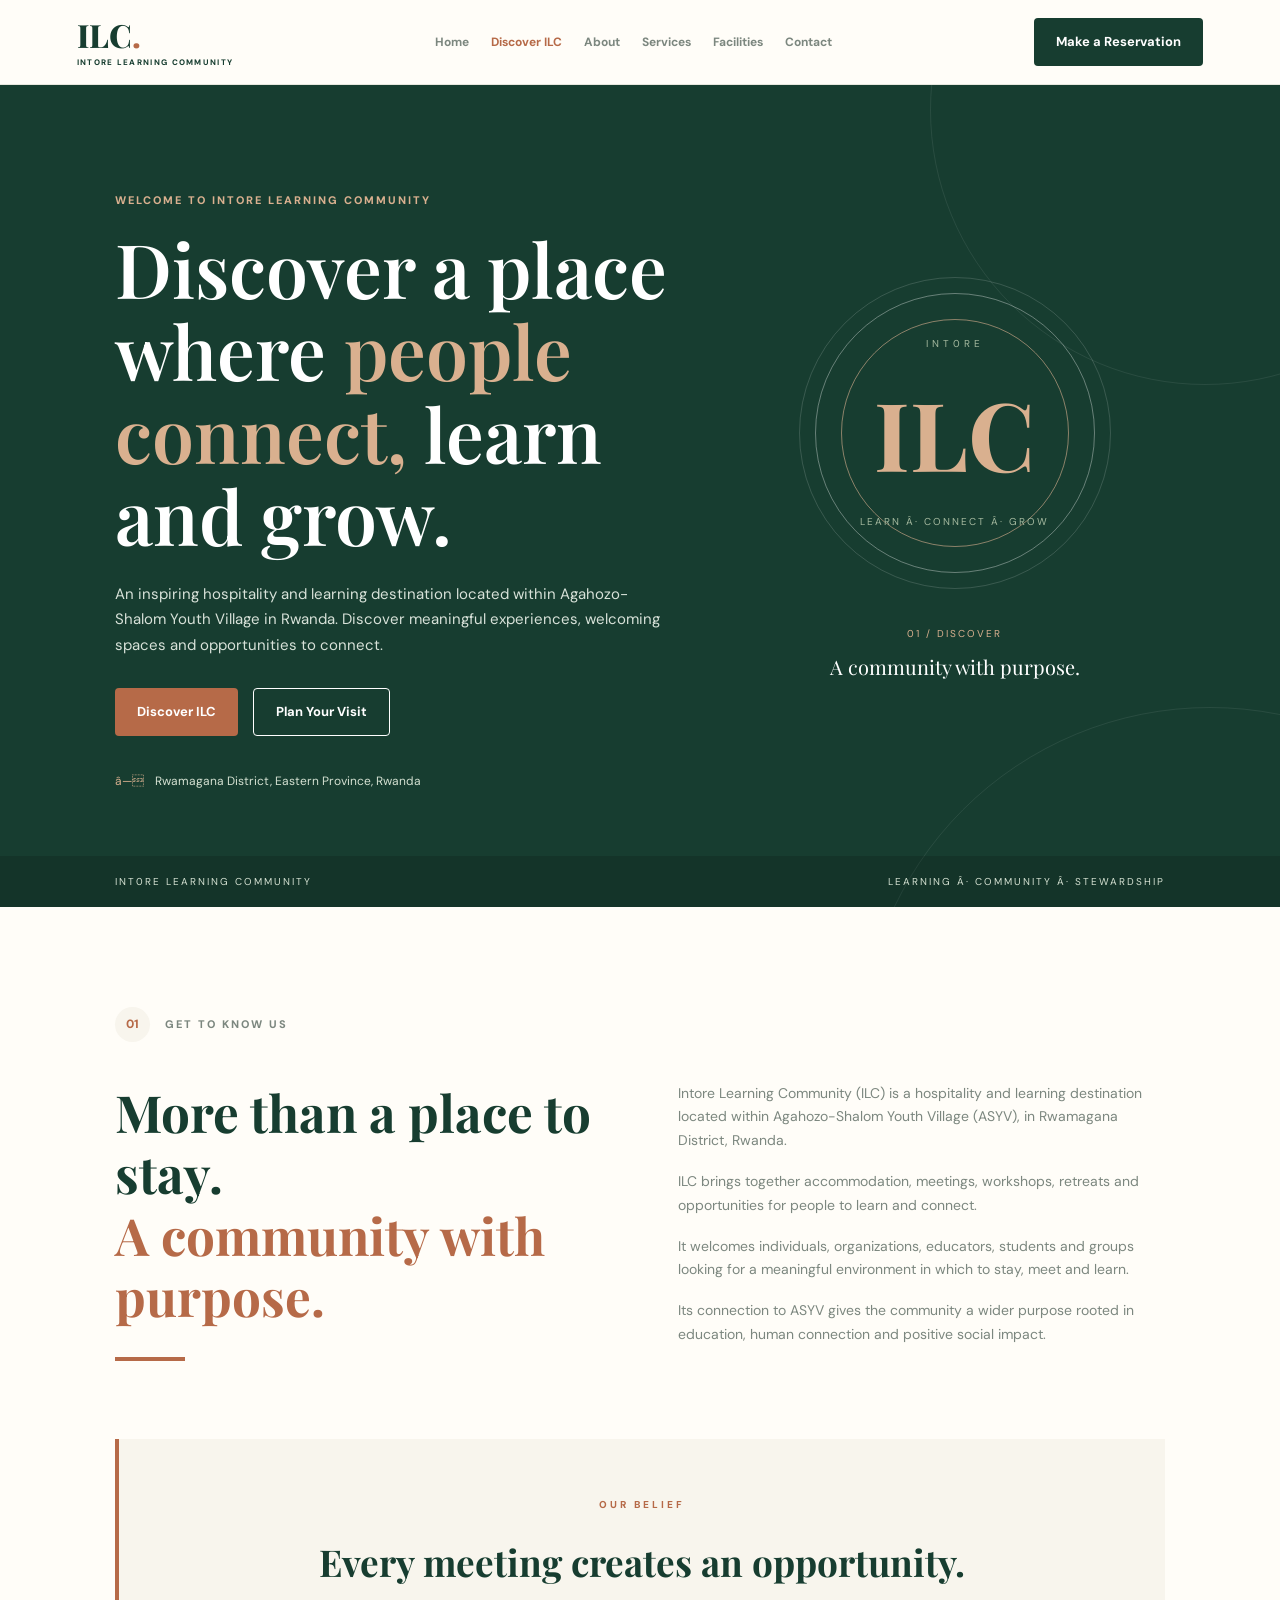
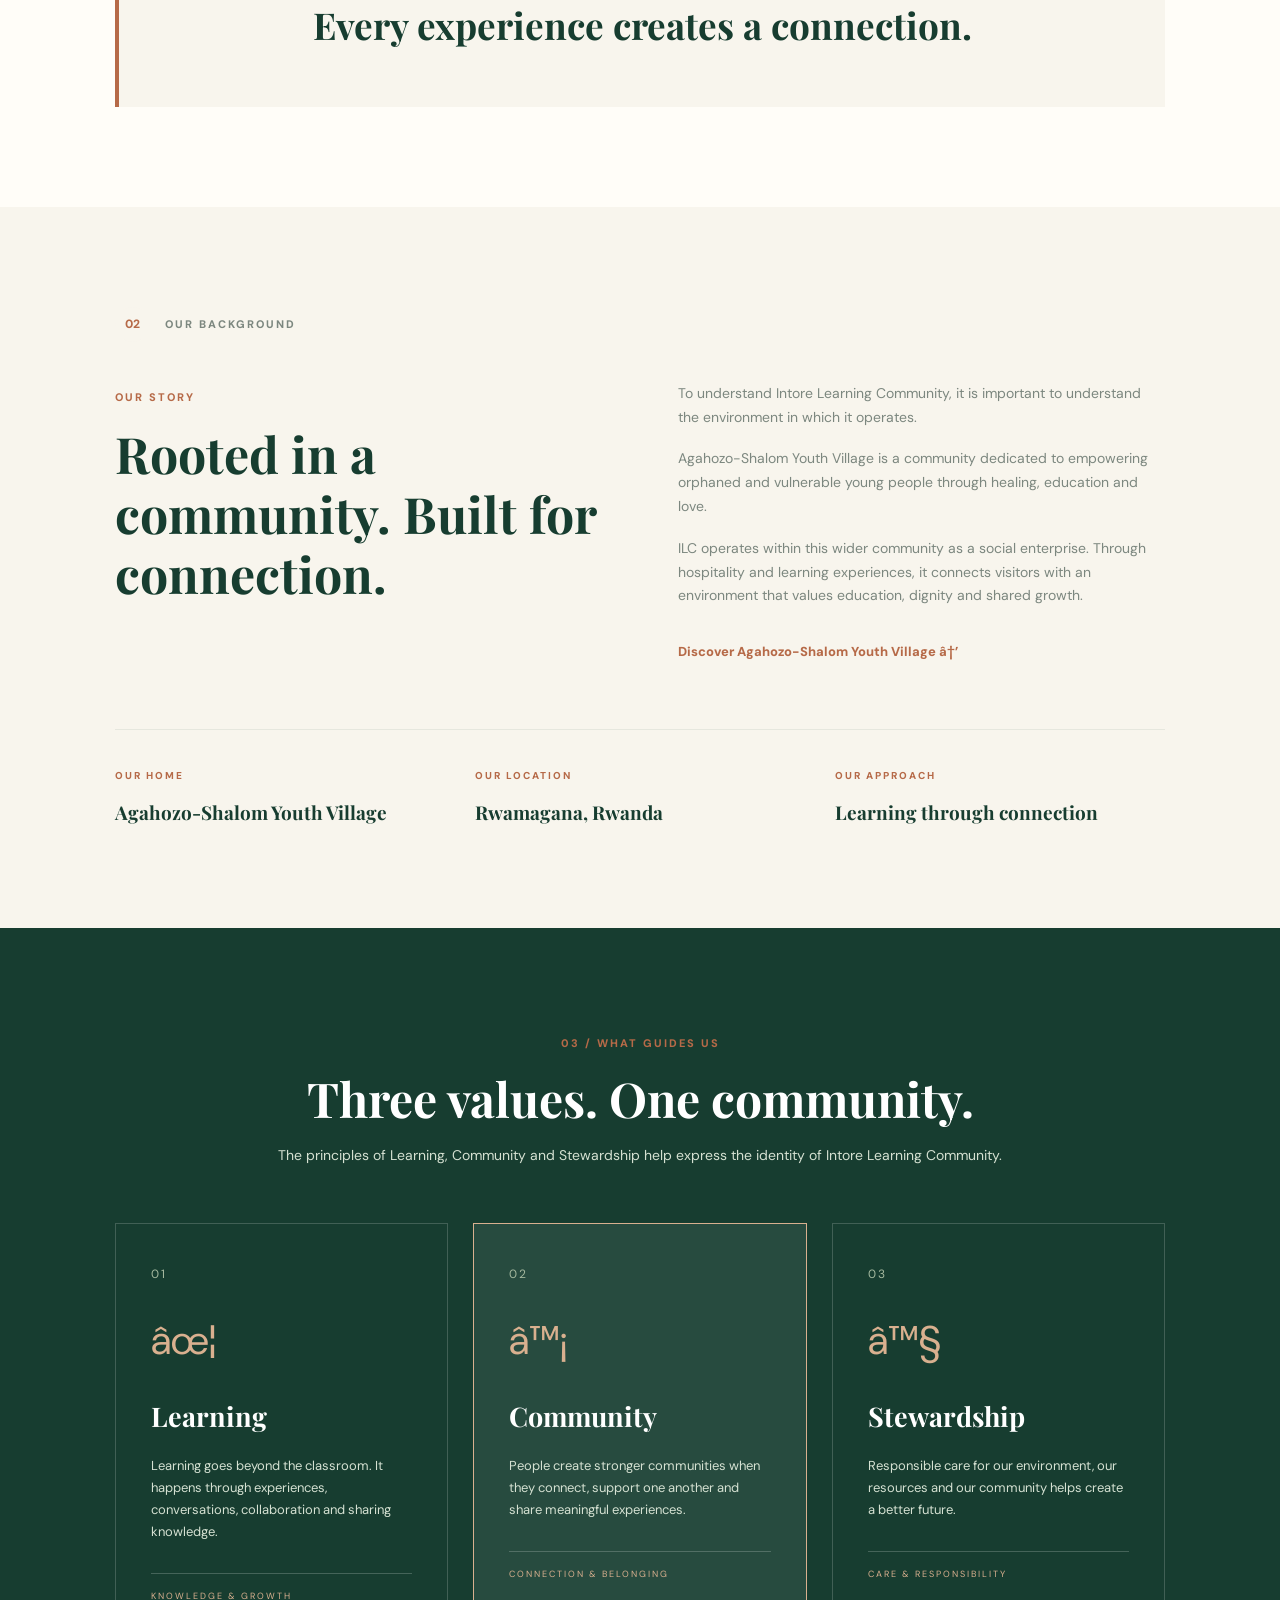
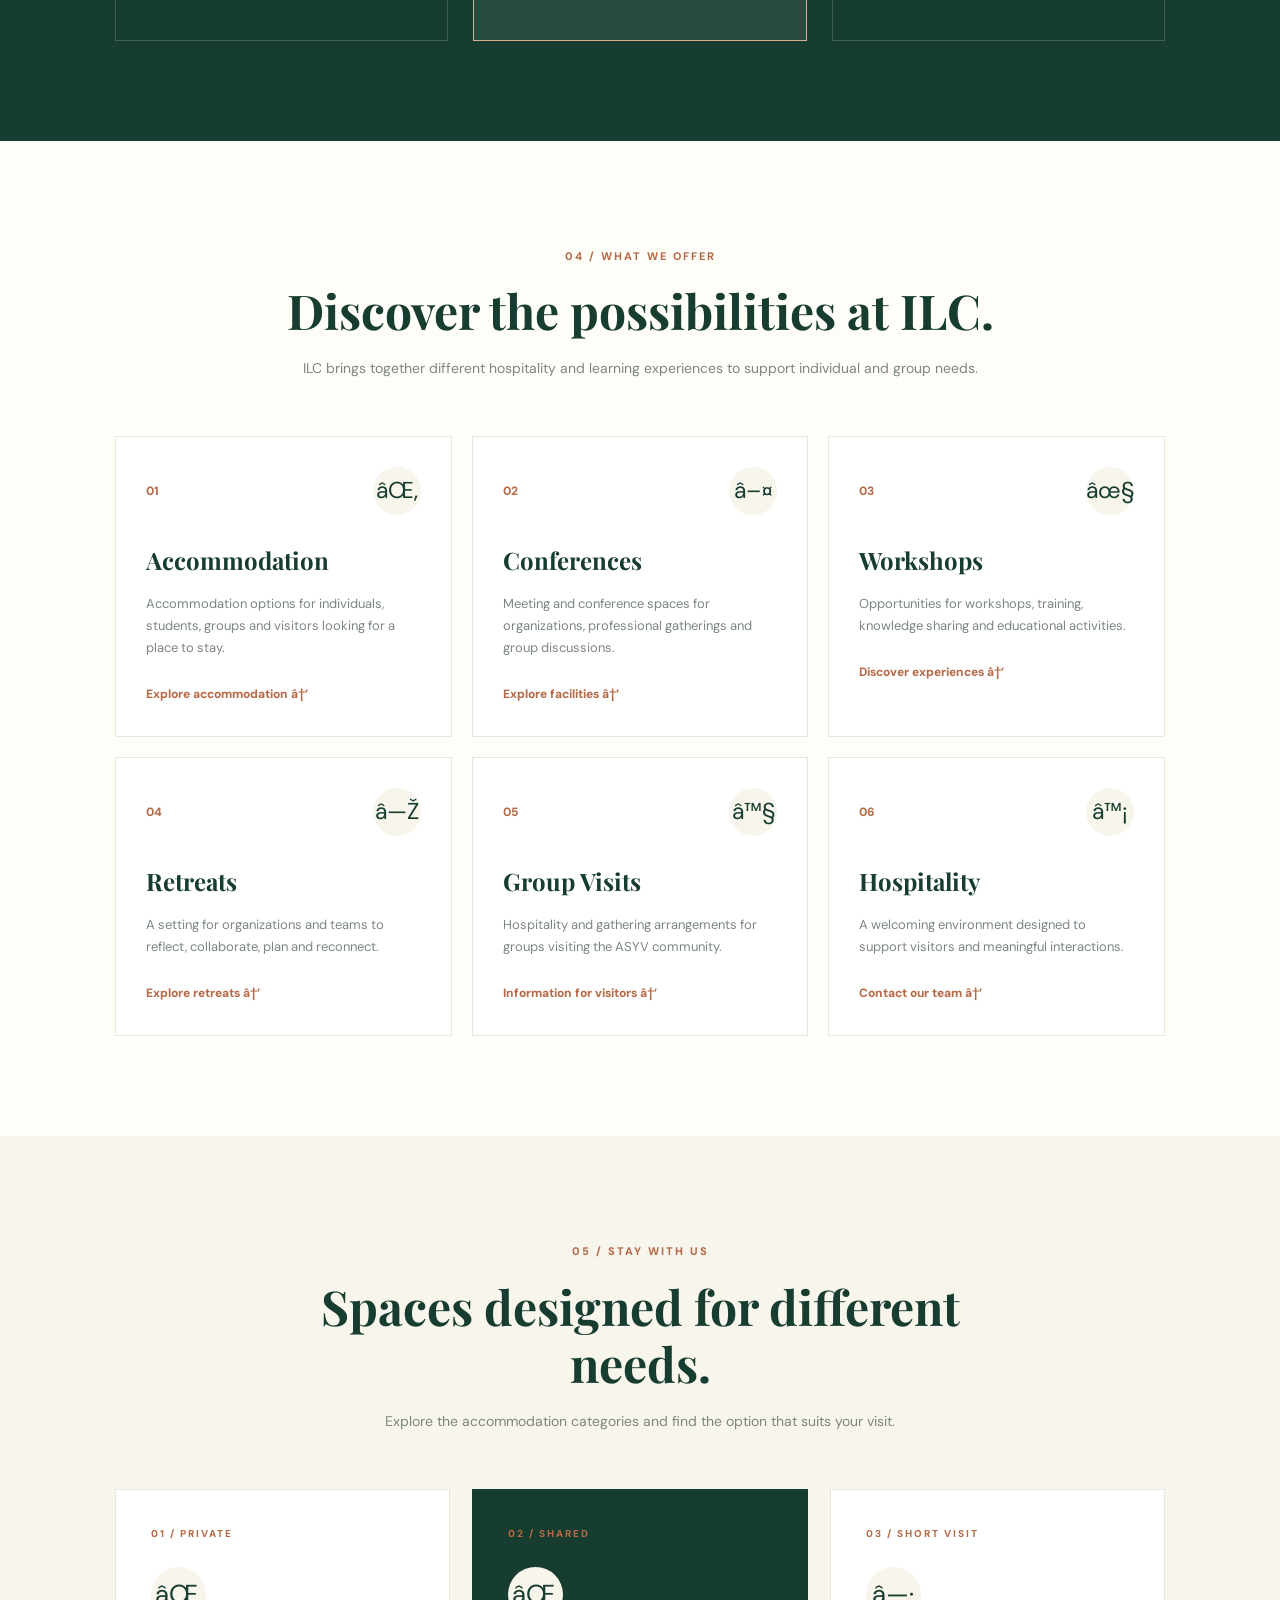
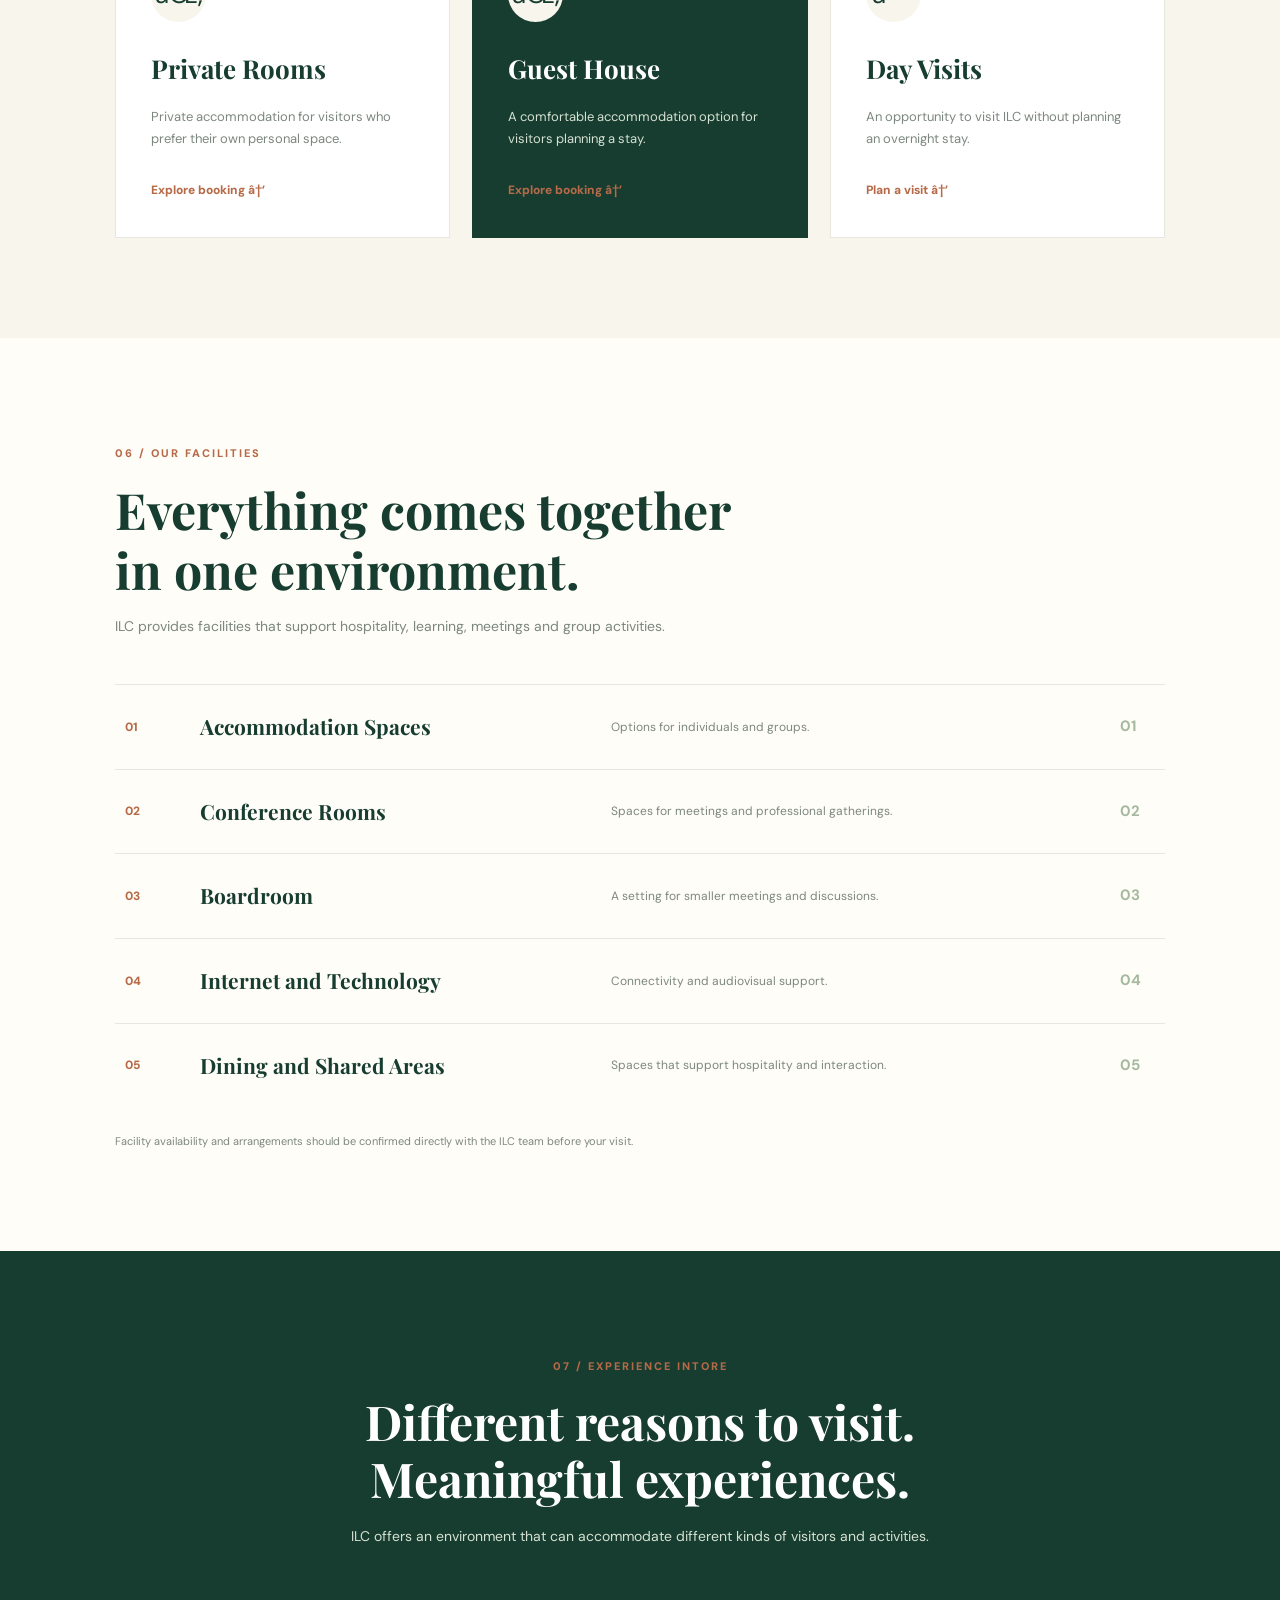
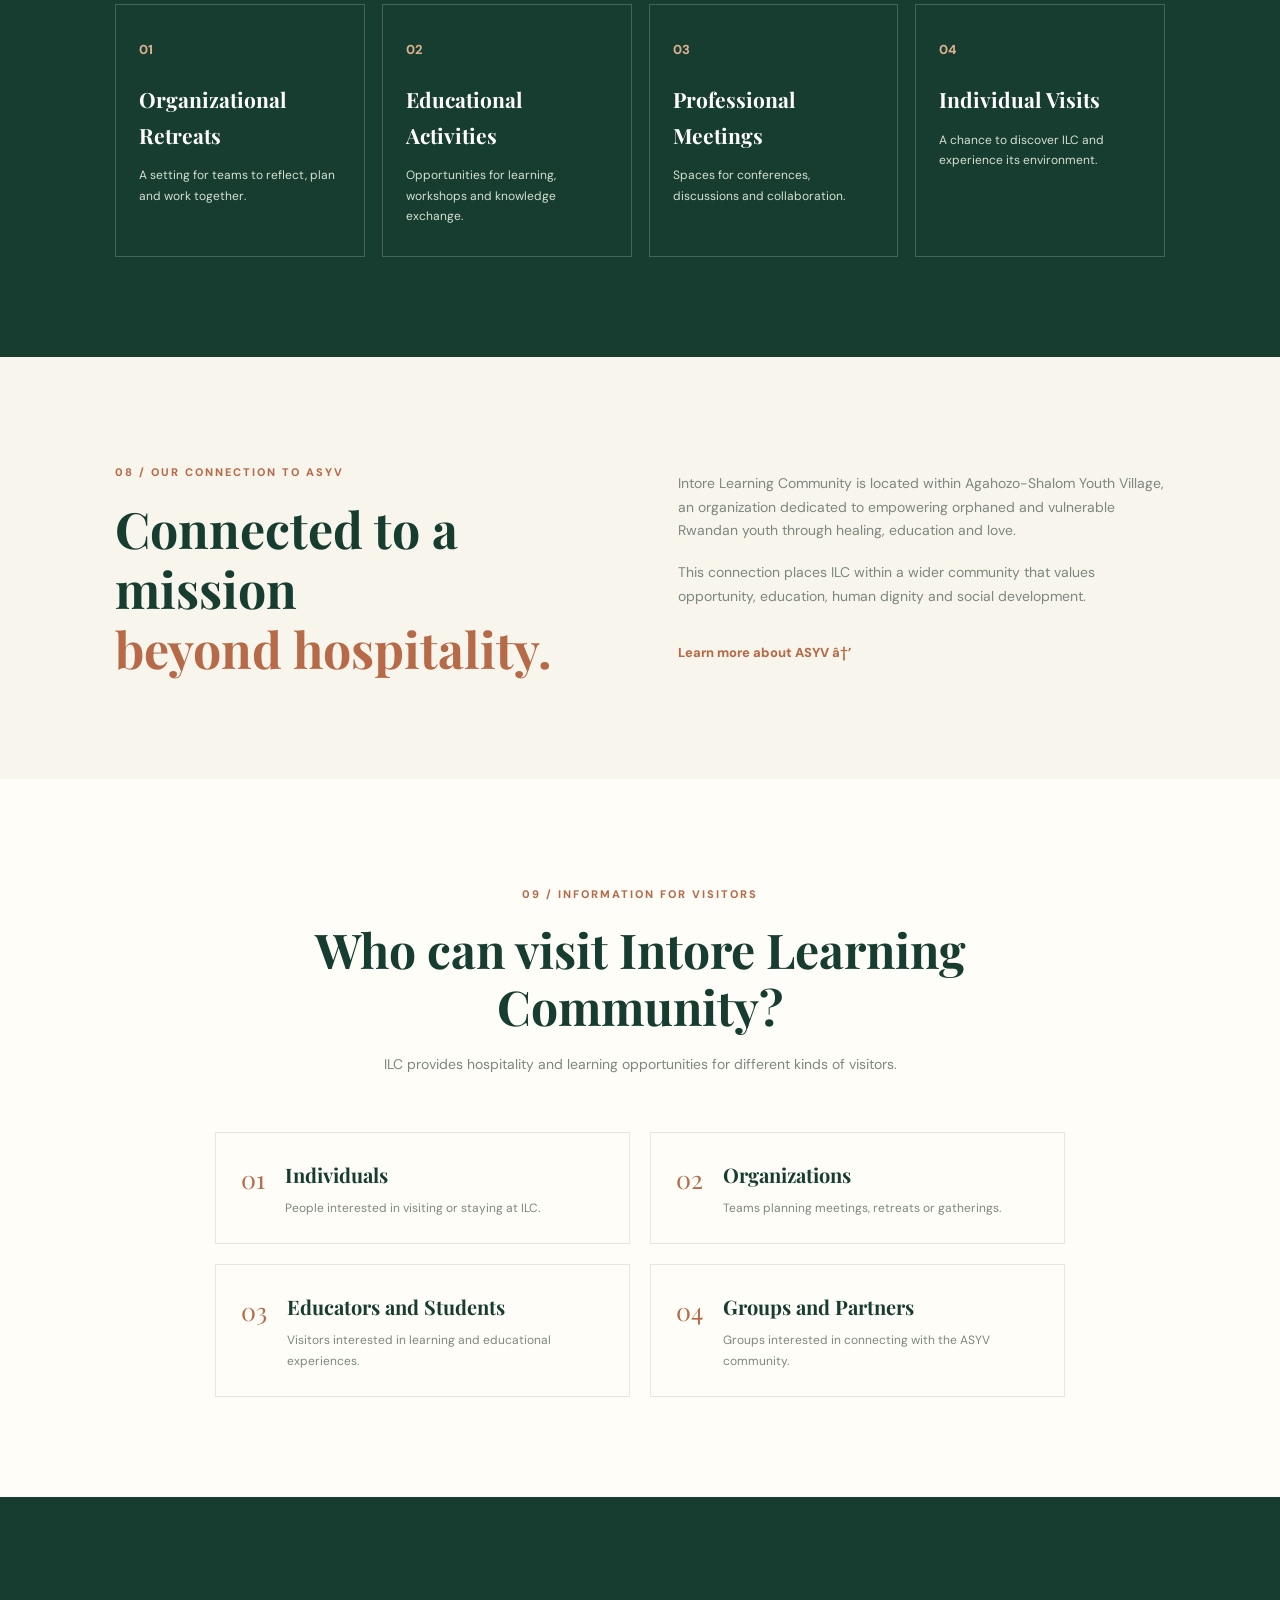
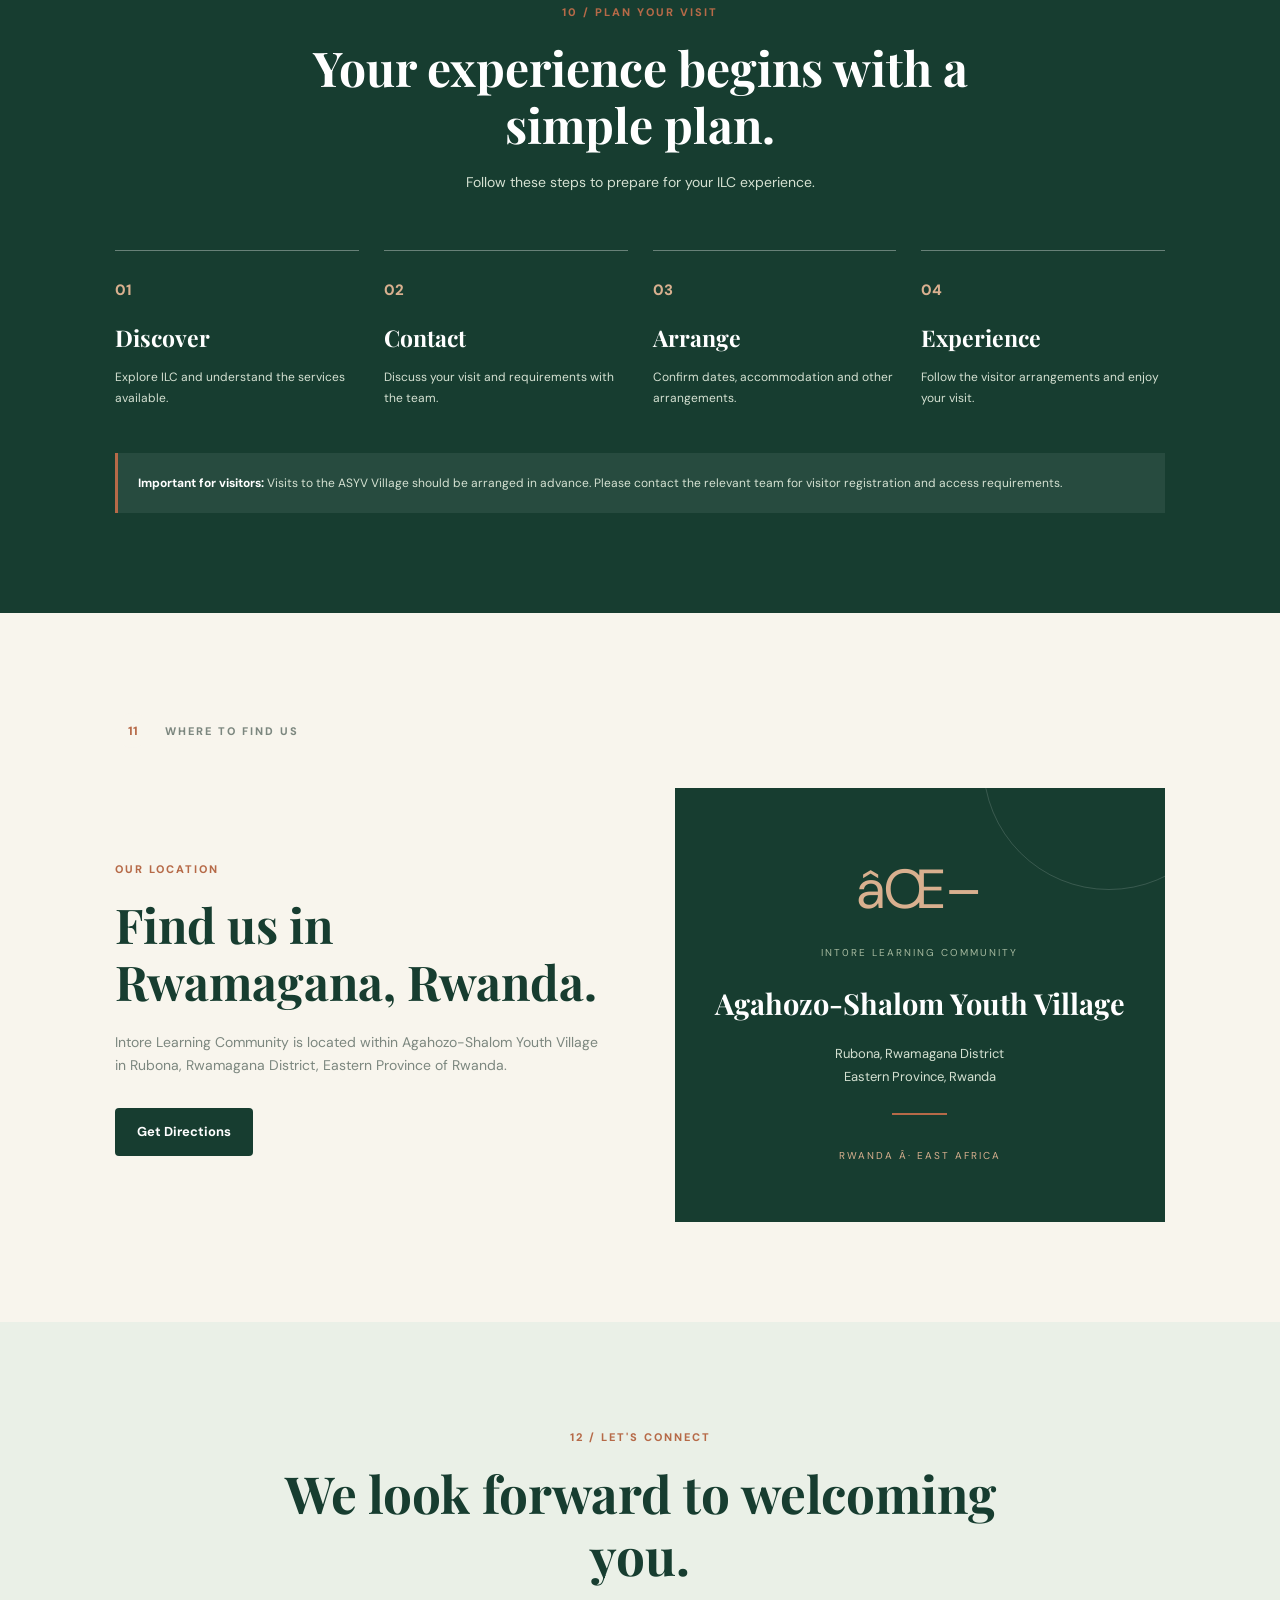
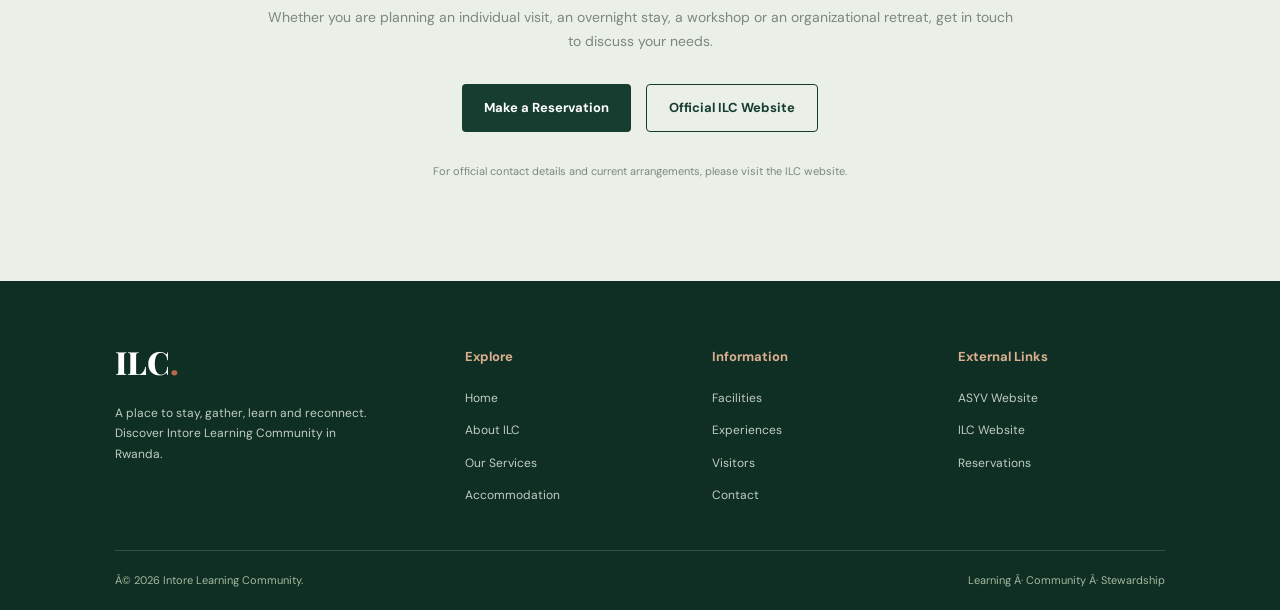
<file: visitors.html>
<!DOCTYPE html>
<html lang="en">

<head>
  <link href="styles.css"
    <meta charset="UTF-8">
    <meta name="viewport" content="width=device-width, initial-scale=1.0">

    <title>Discover ILC | Intore Learning Community</title>

    <meta name="description" content="Discover Intore Learning Community at Agahozo-Shalom Youth Village in Rwanda. Explore accommodation, learning, conferences and retreats.">

    <link rel="stylesheet" href="visitors.css">

    <link rel="preconnect" href="https://fonts.googleapis.com">
    <link rel="preconnect" href="https://fonts.gstatic.com" crossorigin>

    <link href="https://fonts.googleapis.com/css2?family=DM+Sans:wght@400;500;600;700;800&family=Playfair+Display:wght@500;600;700;800&display=swap" rel="stylesheet">

</head>

<body>

    <!-- NAVIGATION -->
    <header class="navbar">

        <a href="home.html" class="logo">
            ILC<span>.</span>
            <small>INTORE LEARNING COMMUNITY</small>
        </a>

        <nav>
            <a href="home.html">Home</a>
            <a href="visitors.html" class="active">Discover ILC</a>
            <a href="#about">About</a>
            <a href="#services">Services</a>
            <a href="#facilities">Facilities</a>
            <a href="#contact">Contact</a>
        </nav>

        <a href="home.html#booking" class="nav-button">
            Make a Reservation
        </a>

    </header>


    <!-- HERO -->
    <section class="hero">

        <div class="hero-decoration decoration-one"></div>
        <div class="hero-decoration decoration-two"></div>

        <div class="hero-content">

            <span class="eyebrow">WELCOME TO INTORE LEARNING COMMUNITY</span>

            <h1>
                Discover a place where
                <span>people connect,</span>
                learn and grow.
            </h1>

            <p>
                An inspiring hospitality and learning destination
                located within Agahozo-Shalom Youth Village in Rwanda.
                Discover meaningful experiences, welcoming spaces
                and opportunities to connect.
            </p>

            <div class="hero-buttons">

                <a href="#about" class="primary-button">
                    Discover ILC
                </a>

                <a href="home.html#booking" class="outline-button">
                    Plan Your Visit
                </a>

            </div>

            <div class="hero-location">
                <span>●</span>
                Rwamagana District, Eastern Province, Rwanda
            </div>

        </div>

        <div class="hero-side">

            <div class="hero-emblem">
                <span class="emblem-top">INT0RE</span>
                <div class="emblem-center">ILC</div>
                <span class="emblem-bottom">LEARN · CONNECT · GROW</span>
            </div>

            <div class="hero-side-caption">
                <span>01 / DISCOVER</span>
                <p>A community with purpose.</p>
            </div>

        </div>

        <div class="hero-bottom">
            <span>INT0RE LEARNING COMMUNITY</span>
            <span>LEARNING · COMMUNITY · STEWARDSHIP</span>
        </div>

    </section>


    <!-- INTRODUCTION -->
    <section class="about-section section-padding" id="about">

        <div class="section-label">
            <span>01</span>
            <p>GET TO KNOW US</p>
        </div>

        <div class="about-grid">

            <div class="about-heading">

                <h2>
                    More than a place to stay.
                    <span>A community with purpose.</span>
                </h2>

                <div class="heading-line"></div>

            </div>

            <div class="about-description">

                <p>
                    Intore Learning Community (ILC) is a hospitality
                    and learning destination located within
                    Agahozo-Shalom Youth Village (ASYV), in
                    Rwamagana District, Rwanda.
                </p>

                <p>
                    ILC brings together accommodation, meetings,
                    workshops, retreats and opportunities for people
                    to learn and connect.
                </p>

                <p>
                    It welcomes individuals, organizations, educators,
                    students and groups looking for a meaningful
                    environment in which to stay, meet and learn.
                </p>

                <p>
                    Its connection to ASYV gives the community a
                    wider purpose rooted in education, human connection
                    and positive social impact.
                </p>

            </div>

        </div>

        <div class="intro-statement">
            <span>OUR BELIEF</span>
            <h3>
                Every meeting creates an opportunity.
                Every experience creates a connection.
            </h3>
        </div>

    </section>


    <!-- STORY -->
    <section class="story-section section-padding">

        <div class="section-label">
            <span>02</span>
            <p>OUR BACKGROUND</p>
        </div>

        <div class="story-content">

            <div class="story-heading">
                <span class="eyebrow">OUR STORY</span>
                <h2>Rooted in a community. Built for connection.</h2>
            </div>

            <div class="story-description">

                <p>
                    To understand Intore Learning Community,
                    it is important to understand the environment
                    in which it operates.
                </p>

                <p>
                    Agahozo-Shalom Youth Village is a community
                    dedicated to empowering orphaned and vulnerable
                    young people through healing, education and love.
                </p>

                <p>
                    ILC operates within this wider community as a
                    social enterprise. Through hospitality and
                    learning experiences, it connects visitors
                    with an environment that values education,
                    dignity and shared growth.
                </p>

                <a href="https://www.asyv.org/" target="_blank" rel="noopener noreferrer" class="text-link">
                    Discover Agahozo-Shalom Youth Village →
                </a>

            </div>

        </div>

        <div class="story-bottom">

            <div>
                <span>OUR HOME</span>
                <h3>Agahozo-Shalom Youth Village</h3>
            </div>

            <div>
                <span>OUR LOCATION</span>
                <h3>Rwamagana, Rwanda</h3>
            </div>

            <div>
                <span>OUR APPROACH</span>
                <h3>Learning through connection</h3>
            </div>

        </div>

    </section>


    <!-- VALUES -->
    <section class="values-section section-padding">

        <div class="section-heading light-heading">

            <span class="eyebrow">03 / WHAT GUIDES US</span>

            <h2>Three values. One community.</h2>

            <p>
                The principles of Learning, Community and Stewardship
                help express the identity of Intore Learning Community.
            </p>

        </div>

        <div class="values-grid">

            <article class="value-card">

                <span class="value-number">01</span>

                <div class="value-icon">✦</div>

                <h3>Learning</h3>

                <p>
                    Learning goes beyond the classroom. It happens
                    through experiences, conversations, collaboration
                    and sharing knowledge.
                </p>

                <div class="value-footer">KNOWLEDGE & GROWTH</div>

            </article>


            <article class="value-card featured-value">

                <span class="value-number">02</span>

                <div class="value-icon">♡</div>

                <h3>Community</h3>

                <p>
                    People create stronger communities when they
                    connect, support one another and share meaningful
                    experiences.
                </p>

                <div class="value-footer">CONNECTION & BELONGING</div>

            </article>


            <article class="value-card">

                <span class="value-number">03</span>

                <div class="value-icon">♧</div>

                <h3>Stewardship</h3>

                <p>
                    Responsible care for our environment, our
                    resources and our community helps create
                    a better future.
                </p>

                <div class="value-footer">CARE & RESPONSIBILITY</div>

            </article>

        </div>

    </section>


    <!-- SERVICES -->
    <section class="services-section section-padding" id="services">

        <div class="section-heading">

            <span class="eyebrow">04 / WHAT WE OFFER</span>

            <h2>Discover the possibilities at ILC.</h2>

            <p>
                ILC brings together different hospitality and
                learning experiences to support individual and
                group needs.
            </p>

        </div>

        <div class="services-grid">

            <article class="service-card">

                <div class="service-top">
                    <span>01</span>
                    <span class="service-symbol">⌂</span>
                </div>

                <h3>Accommodation</h3>

                <p>
                    Accommodation options for individuals,
                    students, groups and visitors looking
                    for a place to stay.
                </p>

                <a href="#accommodation">Explore accommodation →</a>

            </article>


            <article class="service-card">

                <div class="service-top">
                    <span>02</span>
                    <span class="service-symbol">▤</span>
                </div>

                <h3>Conferences</h3>

                <p>
                    Meeting and conference spaces for
                    organizations, professional gatherings
                    and group discussions.
                </p>

                <a href="#facilities">Explore facilities →</a>

            </article>


            <article class="service-card">

                <div class="service-top">
                    <span>03</span>
                    <span class="service-symbol">✧</span>
                </div>

                <h3>Workshops</h3>

                <p>
                    Opportunities for workshops, training,
                    knowledge sharing and educational activities.
                </p>

                <a href="#experiences">Discover experiences →</a>

            </article>


            <article class="service-card">

                <div class="service-top">
                    <span>04</span>
                    <span class="service-symbol">◎</span>
                </div>

                <h3>Retreats</h3>

                <p>
                    A setting for organizations and teams
                    to reflect, collaborate, plan and reconnect.
                </p>

                <a href="#experiences">Explore retreats →</a>

            </article>


            <article class="service-card">

                <div class="service-top">
                    <span>05</span>
                    <span class="service-symbol">♧</span>
                </div>

                <h3>Group Visits</h3>

                <p>
                    Hospitality and gathering arrangements
                    for groups visiting the ASYV community.
                </p>

                <a href="#visitors">Information for visitors →</a>

            </article>


            <article class="service-card">

                <div class="service-top">
                    <span>06</span>
                    <span class="service-symbol">♡</span>
                </div>

                <h3>Hospitality</h3>

                <p>
                    A welcoming environment designed to
                    support visitors and meaningful interactions.
                </p>

                <a href="#contact">Contact our team →</a>

            </article>

        </div>

    </section>


    <!-- ACCOMMODATION -->
    <section class="accommodation-section section-padding" id="accommodation">

        <div class="section-heading">

            <span class="eyebrow">05 / STAY WITH US</span>

            <h2>Spaces designed for different needs.</h2>

            <p>
                Explore the accommodation categories and find
                the option that suits your visit.
            </p>

        </div>

        <div class="accommodation-grid">

            <article class="stay-card">

                <div class="stay-number">01 / PRIVATE</div>

                <div class="stay-symbol">⌂</div>

                <h3>Private Rooms</h3>

                <p>
                    Private accommodation for visitors
                    who prefer their own personal space.
                </p>

                <a href="home.html#booking">Explore booking →</a>

            </article>


            <article class="stay-card stay-highlight">

                <div class="stay-number">02 / SHARED</div>

                <div class="stay-symbol">⌂</div>

                <h3>Guest House</h3>

                <p>
                    A comfortable accommodation option
                    for visitors planning a stay.
                </p>

                <a href="home.html#booking">Explore booking →</a>

            </article>


            <article class="stay-card">

                <div class="stay-number">03 / SHORT VISIT</div>

                <div class="stay-symbol">◷</div>

                <h3>Day Visits</h3>

                <p>
                    An opportunity to visit ILC without
                    planning an overnight stay.
                </p>

                <a href="home.html#booking">Plan a visit →</a>

            </article>

        </div>

    </section>


    <!-- FACILITIES -->
    <section class="facilities-section section-padding" id="facilities">

        <div class="facilities-heading">

            <span class="eyebrow">06 / OUR FACILITIES</span>

            <h2>Everything comes together in one environment.</h2>

            <p>
                ILC provides facilities that support hospitality,
                learning, meetings and group activities.
            </p>

        </div>

        <div class="facility-list">

            <div class="facility-row">
                <span>01</span>
                <h3>Accommodation Spaces</h3>
                <p>Options for individuals and groups.</p>
                <strong>01</strong>
            </div>

            <div class="facility-row">
                <span>02</span>
                <h3>Conference Rooms</h3>
                <p>Spaces for meetings and professional gatherings.</p>
                <strong>02</strong>
            </div>

            <div class="facility-row">
                <span>03</span>
                <h3>Boardroom</h3>
                <p>A setting for smaller meetings and discussions.</p>
                <strong>03</strong>
            </div>

            <div class="facility-row">
                <span>04</span>
                <h3>Internet and Technology</h3>
                <p>Connectivity and audiovisual support.</p>
                <strong>04</strong>
            </div>

            <div class="facility-row">
                <span>05</span>
                <h3>Dining and Shared Areas</h3>
                <p>Spaces that support hospitality and interaction.</p>
                <strong>05</strong>
            </div>

        </div>

        <p class="facility-note">
            Facility availability and arrangements should be
            confirmed directly with the ILC team before your visit.
        </p>

    </section>


    <!-- EXPERIENCES -->
    <section class="experiences-section section-padding" id="experiences">

        <div class="section-heading light-heading">

            <span class="eyebrow">07 / EXPERIENCE INTORE</span>

            <h2>Different reasons to visit. Meaningful experiences.</h2>

            <p>
                ILC offers an environment that can accommodate
                different kinds of visitors and activities.
            </p>

        </div>

        <div class="experience-grid">

            <article class="experience-card">
                <span>01</span>
                <h3>Organizational Retreats</h3>
                <p>
                    A setting for teams to reflect,
                    plan and work together.
                </p>
            </article>

            <article class="experience-card">
                <span>02</span>
                <h3>Educational Activities</h3>
                <p>
                    Opportunities for learning,
                    workshops and knowledge exchange.
                </p>
            </article>

            <article class="experience-card">
                <span>03</span>
                <h3>Professional Meetings</h3>
                <p>
                    Spaces for conferences,
                    discussions and collaboration.
                </p>
            </article>

            <article class="experience-card">
                <span>04</span>
                <h3>Individual Visits</h3>
                <p>
                    A chance to discover ILC
                    and experience its environment.
                </p>
            </article>

        </div>

    </section>


    <!-- ASYV CONNECTION -->
    <section class="connection-section section-padding">

        <div class="connection-left">

            <span class="eyebrow">08 / OUR CONNECTION TO ASYV</span>

            <h2>
                Connected to a mission
                <span>beyond hospitality.</span>
            </h2>

        </div>

        <div class="connection-right">

            <p>
                Intore Learning Community is located within
                Agahozo-Shalom Youth Village, an organization
                dedicated to empowering orphaned and vulnerable
                Rwandan youth through healing, education and love.
            </p>

            <p>
                This connection places ILC within a wider
                community that values opportunity, education,
                human dignity and social development.
            </p>

            <a href="https://www.asyv.org/" target="_blank" rel="noopener noreferrer" class="text-link">
                Learn more about ASYV →
            </a>

        </div>

    </section>


    <!-- VISITORS -->
    <section class="visitors-section section-padding" id="visitors">

        <div class="section-heading">

            <span class="eyebrow">09 / INFORMATION FOR VISITORS</span>

            <h2>Who can visit Intore Learning Community?</h2>

            <p>
                ILC provides hospitality and learning opportunities
                for different kinds of visitors.
            </p>

        </div>

        <div class="visitor-types">

            <div class="visitor-type">
                <span>01</span>
                <div>
                    <h3>Individuals</h3>
                    <p>People interested in visiting or staying at ILC.</p>
                </div>
            </div>

            <div class="visitor-type">
                <span>02</span>
                <div>
                    <h3>Organizations</h3>
                    <p>Teams planning meetings, retreats or gatherings.</p>
                </div>
            </div>

            <div class="visitor-type">
                <span>03</span>
                <div>
                    <h3>Educators and Students</h3>
                    <p>Visitors interested in learning and educational experiences.</p>
                </div>
            </div>

            <div class="visitor-type">
                <span>04</span>
                <div>
                    <h3>Groups and Partners</h3>
                    <p>Groups interested in connecting with the ASYV community.</p>
                </div>
            </div>

        </div>

    </section>


    <!-- VISIT PROCESS -->
    <section class="visit-process section-padding">

        <div class="section-heading light-heading">

            <span class="eyebrow">10 / PLAN YOUR VISIT</span>

            <h2>Your experience begins with a simple plan.</h2>

            <p>
                Follow these steps to prepare for your ILC experience.
            </p>

        </div>

        <div class="process-grid">

            <div class="process-card">
                <span>01</span>
                <h3>Discover</h3>
                <p>Explore ILC and understand the services available.</p>
            </div>

            <div class="process-card">
                <span>02</span>
                <h3>Contact</h3>
                <p>Discuss your visit and requirements with the team.</p>
            </div>

            <div class="process-card">
                <span>03</span>
                <h3>Arrange</h3>
                <p>Confirm dates, accommodation and other arrangements.</p>
            </div>

            <div class="process-card">
                <span>04</span>
                <h3>Experience</h3>
                <p>Follow the visitor arrangements and enjoy your visit.</p>
            </div>

        </div>

        <div class="visit-warning">
            <strong>Important for visitors:</strong>
            Visits to the ASYV Village should be arranged in advance.
            Please contact the relevant team for visitor registration
            and access requirements.
        </div>

    </section>


    <!-- LOCATION -->
    <section class="location-section section-padding">

        <div class="section-label">
            <span>11</span>
            <p>WHERE TO FIND US</p>
        </div>

        <div class="location-grid">

            <div>
                <span class="eyebrow">OUR LOCATION</span>

                <h2>Find us in Rwamagana, Rwanda.</h2>

                <p>
                    Intore Learning Community is located within
                    Agahozo-Shalom Youth Village in Rubona,
                    Rwamagana District, Eastern Province of Rwanda.
                </p>

                <a
                    href="https://www.google.com/maps/search/?api=1&query=Intore+Learning+Community+ASYV+Rwamagana+Rwanda"
                    target="_blank"
                    rel="noopener noreferrer"
                    class="primary-button"
                >
                    Get Directions
                </a>

            </div>

            <div class="location-card">

                <div class="location-pin">⌖</div>

                <span>INT0RE LEARNING COMMUNITY</span>

                <h3>Agahozo-Shalom Youth Village</h3>

                <p>Rubona, Rwamagana District</p>

                <p>Eastern Province, Rwanda</p>

                <div class="location-line"></div>

                <span class="location-country">RWANDA · EAST AFRICA</span>

            </div>

        </div>

    </section>


    <!-- CONTACT -->
    <section class="contact-section" id="contact">

        <div class="contact-content">

            <span class="eyebrow">12 / LET'S CONNECT</span>

            <h2>We look forward to welcoming you.</h2>

            <p>
                Whether you are planning an individual visit,
                an overnight stay, a workshop or an organizational
                retreat, get in touch to discuss your needs.
            </p>

            <div class="contact-actions">

                <a href="home.html#booking" class="primary-button">
                    Make a Reservation
                </a>

                <a href="https://www.intore.org.rw/" target="_blank" rel="noopener noreferrer" class="outline-dark-button">
                    Official ILC Website
                </a>

            </div>

            <div class="contact-note">
                For official contact details and current arrangements,
                please visit the ILC website.
            </div>

        </div>

    </section>


    <!-- FOOTER -->
    <footer class="footer">

        <div class="footer-top">

            <div class="footer-brand">

                <a href="home.html" class="logo footer-logo">
                    ILC<span>.</span>
                </a>

                <p>
                    A place to stay, gather, learn and reconnect.
                    Discover Intore Learning Community in Rwanda.
                </p>

            </div>


            <div class="footer-links">

                <h3>Explore</h3>
                <a href="home.html">Home</a>
                <a href="#about">About ILC</a>
                <a href="#services">Our Services</a>
                <a href="#accommodation">Accommodation</a>

            </div>


            <div class="footer-links">

                <h3>Information</h3>
                <a href="#facilities">Facilities</a>
                <a href="#experiences">Experiences</a>
                <a href="#visitors">Visitors</a>
                <a href="#contact">Contact</a>

            </div>


            <div class="footer-links">

                <h3>External Links</h3>
                <a href="https://www.asyv.org/" target="_blank" rel="noopener noreferrer">ASYV Website</a>
                <a href="https://www.intore.org.rw/" target="_blank" rel="noopener noreferrer">ILC Website</a>
                <a href="home.html#booking">Reservations</a>

            </div>

        </div>

        <div class="footer-bottom">

            <p>© 2026 Intore Learning Community.</p>

            <p>Learning · Community · Stewardship</p>

        </div>

    </footer>

</body>
</html>
</file>
<file: styles.css>
* {
    margin: 0;
    padding: 0;
    box-sizing: border-box;
}

html {
    scroll-behavior: smooth;
}

body {
    font-family: Arial, Helvetica, sans-serif;
    background-color: #f5f8fc;
    color: #263445;
    line-height: 1.7;
}

/* =================================
   2. GENERAL SECTION DESIGN
================================= */

.section {
    padding: 85px 8%;
}

.section-heading {
    text-align: center;
    max-width: 750px;
    margin: 0 auto 45px;
}

.small-title {
    color: #d69e28;
    font-size: 13px;
    font-weight: bold;
    letter-spacing: 3px;
    text-transform: uppercase;
    margin-bottom: 12px;
}

.section-heading h2,
.impact h2 {
    color: #102c4e;
    font-size: 36px;
    line-height: 1.3;
    margin-bottom: 18px;
}

.section-heading > p:last-child {
    color: #687789;
    font-size: 16px;
}

/* =================================
   3. ABOUT SECTION
================================= */

.about {
    background-color: #ffffff;
}

.about-text {
    max-width: 850px;
    margin: 0 auto 22px;
    color: #596879;
    font-size: 17px;
    line-height: 1.9;
    text-align: center;
}

/* =================================
   4. ACTIVITIES SECTION
================================= */

.programs {
    background-color: #eef4f8;
}

.program-grid {
    display: grid;
    grid-template-columns: repeat(3, 1fr);
    gap: 25px;
}

.program-card {
    background-color: #ffffff;
    padding: 35px 28px;
    border-radius: 12px;
    border-bottom: 4px solid #0b8585;
    box-shadow: 0 5px 20px rgba(16, 44, 78, 0.07);
    transition: transform 0.3s ease,
                box-shadow 0.3s ease;
}

.program-card:hover {
    transform: translateY(-8px);
    box-shadow: 0 12px 28px rgba(16, 44, 78, 0.13);
}

.program-icon {
    width: 55px;
    height: 55px;
    display: flex;
    justify-content: center;
    align-items: center;
    background-color: #102c4e;
    color: #ffffff;
    border-radius: 12px;
    font-size: 18px;
    font-weight: bold;
    margin-bottom: 22px;
}

.program-card h3 {
    color: #102c4e;
    font-size: 21px;
    margin-bottom: 12px;
}

.program-card p {
    color: #687789;
    font-size: 15px;
    line-height: 1.8;
}

/* =================================
   5. LOCATION SECTION
================================= */

.impact {
    background: linear-gradient(135deg, #102c4e, #087d83);
    color: #ffffff;
    text-align: center;
    padding: 90px 10%;
}

.impact .small-title {
    color: #ffd36a;
}

.impact h2 {
    color: #ffffff;
    font-size: 38px;
}

.impact p {
    max-width: 750px;
    margin: 15px auto;
    color: #e2edf3;
    font-size: 17px;
    line-height: 1.9;
}

/* =================================
   6. WHY ILC SECTION
================================= */

#why-ilc {
    background-color: #ffffff;
}

#why-ilc .about-text {
    max-width: 850px;
    font-size: 18px;
}

/* =================================
   7. CONTACT SECTION
================================= */

.contact {
    background-color: #eef4f8;
    text-align: center;
}

.contact .section-heading {
    margin-bottom: 30px;
}

.contact .section-heading p {
    line-height: 1.8;
}

/* Contact button */

.btn {
    display: inline-block;
    text-decoration: none;
    padding: 14px 30px;
    border-radius: 6px;
    font-weight: bold;
    transition: 0.3s ease;
}

.primary-btn {
    background-color: #0b8585;
    color: #ffffff;
    border: 2px solid #0b8585;
}

.primary-btn:hover {
    background-color: #102c4e;
    border-color: #102c4e;
    transform: translateY(-3px);
}

/* =================================
   8. RESPONSIVE DESIGN
================================= */

/* Tablets */

@media (max-width: 992px) {

    .program-grid {
        grid-template-columns: repeat(2, 1fr);
    }

    .section {
        padding: 70px 6%;
    }

    .section-heading h2,
    .impact h2 {
        font-size: 31px;
    }
}

/* Mobile phones */

@media (max-width: 600px) {

    .program-grid {
        grid-template-columns: 1fr;
    }

    .section {
        padding: 60px 6%;
    }

    .section-heading h2,
    .impact h2 {
        font-size: 27px;
    }

    .about-text {
        font-size: 15px;
        text-align: left;
    }

    .program-card {
        padding: 28px 22px;
    }

    .impact {
        padding: 65px 7%;
    }

    .impact p {
        font-size: 15px;
    }

    .btn {
        padding: 12px 23px;
    }
}
</file>
<file: visitors.css>
:root {
    --forest: #173D30;
    --green: #315F49;
    --sage: #A5B99F;
    --cream: #F8F5ED;
    --ivory: #FFFDF8;
    --copper: #B66A48;
    --text: #26372E;
    --muted: #7C877F;
    --line: #E6E7DE;
}

* {
    margin: 0;
    padding: 0;
    box-sizing: border-box;
}

html {
    scroll-behavior: smooth;
    scroll-padding-top: 110px;
}

body {
    font-family: "DM Sans", sans-serif;
    background: var(--ivory);
    color: var(--text);
    line-height: 1.7;
}

a {
    text-decoration: none;
    color: inherit;
}

h1, h2, h3 {
    font-family: "Playfair Display", serif;
}

section {
    scroll-margin-top: 90px;
}

.eyebrow {
    color: var(--copper);
    font-size: 11px;
    font-weight: 800;
    letter-spacing: 2px;
    display: inline-block;
    margin-bottom: 17px;
}

.section-padding {
    padding: 100px 9%;
}


/* NAVIGATION */

.navbar {
    min-height: 85px;
    padding: 12px 6%;
    display: flex;
    align-items: center;
    justify-content: space-between;
    gap: 20px;
    background: var(--ivory);
    border-bottom: 1px solid var(--line);
    position: sticky;
    top: 0;
    z-index: 1000;
}

.logo {
    color: var(--forest);
    font-family: "Playfair Display", serif;
    font-size: 32px;
    font-weight: 800;
    line-height: 1;
}

.logo span {
    color: var(--copper);
}

.logo small {
    display: block;
    font-family: "DM Sans", sans-serif;
    font-size: 8px;
    letter-spacing: 1.3px;
    margin-top: 7px;
}

.navbar nav {
    display: flex;
    align-items: center;
    gap: 22px;
}

.navbar nav a {
    font-size: 12px;
    font-weight: 700;
    color: var(--muted);
    transition: 0.3s;
}

.navbar nav a:hover,
.navbar nav a.active {
    color: var(--copper);
}


/* BUTTONS */

.primary-button,
.nav-button {
    display: inline-block;
    background: var(--forest);
    color: white;
    padding: 13px 22px;
    border-radius: 4px;
    font-size: 13px;
    font-weight: 700;
    transition: 0.3s;
}

.primary-button:hover,
.nav-button:hover {
    background: var(--copper);
    transform: translateY(-3px);
}

.outline-button {
    display: inline-block;
    padding: 12px 22px;
    border: 1px solid white;
    border-radius: 4px;
    color: white;
    font-size: 13px;
    font-weight: 700;
    transition: 0.3s;
}

.outline-button:hover {
    background: white;
    color: var(--forest);
}

.outline-dark-button {
    display: inline-block;
    padding: 12px 22px;
    border: 1px solid var(--forest);
    border-radius: 4px;
    color: var(--forest);
    font-size: 13px;
    font-weight: 700;
    transition: 0.3s;
}

.outline-dark-button:hover {
    background: var(--forest);
    color: white;
}


/* HERO */

.hero {
    min-height: 650px;
    background: var(--forest);
    color: white;
    display: grid;
    grid-template-columns: 1.2fr 0.8fr;
    align-items: center;
    padding: 100px 9% 115px;
    position: relative;
    overflow: hidden;
}

.hero-content {
    position: relative;
    z-index: 2;
    max-width: 680px;
}

.hero-content .eyebrow {
    color: #D9B08F;
}

.hero h1 {
    font-size: clamp(45px, 6vw, 75px);
    line-height: 1.1;
    font-weight: 600;
}

.hero h1 span {
    color: #D9B08F;
}

.hero-content > p {
    max-width: 560px;
    color: #D8E2D9;
    font-size: 15px;
    margin: 25px 0 30px;
}

.hero-buttons {
    display: flex;
    gap: 15px;
    flex-wrap: wrap;
}

.hero .primary-button {
    background: var(--copper);
}

.hero-location {
    margin-top: 35px;
    color: #D5E1D2;
    font-size: 12px;
}

.hero-location span {
    color: #D9B08F;
    margin-right: 8px;
}

.hero-side {
    min-height: 400px;
    display: flex;
    flex-direction: column;
    justify-content: center;
    align-items: center;
    position: relative;
    z-index: 2;
}

.hero-emblem {
    width: 280px;
    height: 280px;
    border: 1px solid rgba(255,255,255,0.35);
    border-radius: 50%;
    display: flex;
    flex-direction: column;
    justify-content: center;
    align-items: center;
    outline: 1px solid rgba(255,255,255,0.15);
    outline-offset: 15px;
    position: relative;
}

.hero-emblem::before {
    content: "";
    position: absolute;
    inset: 25px;
    border: 1px solid rgba(217,176,143,0.6);
    border-radius: 50%;
}

.emblem-top,
.emblem-bottom {
    letter-spacing: 4px;
    font-size: 10px;
    color: var(--sage);
    z-index: 1;
}

.emblem-center {
    font-family: "Playfair Display", serif;
    font-size: 95px;
    font-weight: 700;
    color: #D9B08F;
    z-index: 1;
}

.emblem-bottom {
    letter-spacing: 2px;
}

.hero-side-caption {
    text-align: center;
    margin-top: 45px;
}

.hero-side-caption span {
    color: #D9B08F;
    font-size: 10px;
    letter-spacing: 2px;
}

.hero-side-caption p {
    font-family: "Playfair Display", serif;
    font-size: 20px;
    margin-top: 5px;
}

.hero-decoration {
    position: absolute;
    border-radius: 50%;
    border: 1px solid rgba(255,255,255,0.08);
}

.decoration-one {
    width: 550px;
    height: 550px;
    right: -200px;
    top: -250px;
}

.decoration-two {
    width: 700px;
    height: 700px;
    right: -280px;
    bottom: -500px;
}

.hero-bottom {
    position: absolute;
    bottom: 0;
    left: 0;
    right: 0;
    background: rgba(0,0,0,0.15);
    padding: 17px 9%;
    display: flex;
    justify-content: space-between;
    font-size: 10px;
    letter-spacing: 2px;
    color: #D5E1D2;
}


/* SECTION LABELS */

.section-label {
    display: flex;
    align-items: center;
    gap: 15px;
    margin-bottom: 40px;
}

.section-label span {
    width: 35px;
    height: 35px;
    display: grid;
    place-items: center;
    background: var(--cream);
    color: var(--copper);
    font-size: 12px;
    font-weight: 800;
    border-radius: 50%;
}

.section-label p {
    font-size: 11px;
    font-weight: 800;
    letter-spacing: 2px;
    color: var(--muted);
}


/* SECTION HEADINGS */

.section-heading {
    max-width: 730px;
    margin: 0 auto 55px;
    text-align: center;
}

.section-heading h2 {
    font-size: clamp(32px, 4vw, 48px);
    color: var(--forest);
    line-height: 1.2;
}

.section-heading > p:last-child {
    color: var(--muted);
    font-size: 14px;
    margin-top: 17px;
}

.light-heading h2 {
    color: white;
}

.light-heading > p:last-child {
    color: #D5E1D2;
}


/* ABOUT */

.about-section {
    background: var(--ivory);
}

.about-grid {
    display: grid;
    grid-template-columns: 1fr 1fr;
    gap: 75px;
}

.about-heading h2 {
    font-size: clamp(35px, 4vw, 52px);
    line-height: 1.2;
    color: var(--forest);
}

.about-heading h2 span {
    display: block;
    color: var(--copper);
}

.heading-line {
    width: 70px;
    height: 4px;
    background: var(--copper);
    margin-top: 30px;
}

.about-description p {
    color: var(--muted);
    font-size: 14px;
    margin-bottom: 17px;
}

.intro-statement {
    margin-top: 75px;
    padding: 50px;
    text-align: center;
    background: var(--cream);
    border-left: 4px solid var(--copper);
}

.intro-statement span {
    color: var(--copper);
    font-size: 10px;
    letter-spacing: 3px;
    font-weight: 800;
}

.intro-statement h3 {
    max-width: 750px;
    margin: 15px auto 0;
    color: var(--forest);
    font-size: clamp(25px, 3vw, 37px);
}


/* STORY */

.story-section {
    background: var(--cream);
}

.story-content {
    display: grid;
    grid-template-columns: 1fr 1fr;
    gap: 75px;
}

.story-heading h2 {
    font-size: clamp(35px, 4vw, 50px);
    color: var(--forest);
    line-height: 1.2;
}

.story-description p {
    font-size: 14px;
    color: var(--muted);
    margin-bottom: 18px;
}

.text-link {
    display: inline-block;
    color: var(--copper);
    font-weight: 800;
    font-size: 13px;
    margin-top: 15px;
}

.text-link:hover {
    color: var(--forest);
}

.story-bottom {
    margin-top: 65px;
    padding-top: 30px;
    border-top: 1px solid var(--line);
    display: grid;
    grid-template-columns: repeat(3, 1fr);
    gap: 30px;
}

.story-bottom span {
    color: var(--copper);
    font-size: 10px;
    font-weight: 800;
    letter-spacing: 2px;
}

.story-bottom h3 {
    color: var(--forest);
    font-size: 19px;
    margin-top: 8px;
}


/* VALUES */

.values-section {
    background: var(--forest);
}

.values-grid {
    display: grid;
    grid-template-columns: repeat(3, 1fr);
    gap: 25px;
}

.value-card {
    position: relative;
    padding: 35px;
    border: 1px solid rgba(255,255,255,0.18);
    transition: 0.3s;
}

.value-card:hover {
    transform: translateY(-8px);
    background: rgba(255,255,255,0.06);
}

.featured-value {
    background: rgba(255,255,255,0.07);
    border-color: #D9B08F;
}

.value-number {
    color: var(--sage);
    font-size: 12px;
    letter-spacing: 2px;
}

.value-icon {
    font-size: 40px;
    color: #D9B08F;
    margin: 20px 0;
}

.value-card h3 {
    color: white;
    font-size: 27px;
}

.value-card p {
    color: #D5E1D2;
    font-size: 13px;
    margin-top: 15px;
}

.value-footer {
    margin-top: 30px;
    padding-top: 15px;
    border-top: 1px solid rgba(255,255,255,0.2);
    color: #D9B08F;
    font-size: 9px;
    letter-spacing: 2px;
}


/* SERVICES */

.services-section {
    background: var(--ivory);
}

.services-grid {
    display: grid;
    grid-template-columns: repeat(3, 1fr);
    gap: 20px;
}

.service-card {
    padding: 30px;
    border: 1px solid var(--line);
    background: white;
    transition: 0.3s;
}

.service-card:hover {
    transform: translateY(-7px);
    border-color: var(--sage);
    box-shadow: 0 15px 35px rgba(23,61,48,0.07);
}

.service-top {
    display: flex;
    align-items: center;
    justify-content: space-between;
}

.service-top > span:first-child {
    color: var(--copper);
    font-size: 12px;
    font-weight: 800;
}

.service-symbol {
    width: 48px;
    height: 48px;
    display: grid;
    place-items: center;
    border-radius: 50%;
    background: var(--cream);
    color: var(--forest);
    font-size: 23px;
}

.service-card h3 {
    font-size: 24px;
    color: var(--forest);
    margin-top: 25px;
}

.service-card p {
    font-size: 13px;
    color: var(--muted);
    margin: 12px 0 20px;
}

.service-card a {
    font-size: 12px;
    font-weight: 800;
    color: var(--copper);
}


/* ACCOMMODATION */

.accommodation-section {
    background: var(--cream);
}

.accommodation-grid {
    display: grid;
    grid-template-columns: repeat(3, 1fr);
    gap: 22px;
}

.stay-card {
    background: white;
    padding: 35px;
    border: 1px solid var(--line);
    transition: 0.3s;
}

.stay-card:hover {
    transform: translateY(-7px);
    box-shadow: 0 15px 30px rgba(23,61,48,0.08);
}

.stay-highlight {
    background: var(--forest);
    border-color: var(--forest);
}

.stay-number {
    font-size: 10px;
    color: var(--copper);
    font-weight: 800;
    letter-spacing: 2px;
}

.stay-symbol {
    margin: 25px 0;
    width: 55px;
    height: 55px;
    border-radius: 50%;
    display: grid;
    place-items: center;
    background: var(--cream);
    color: var(--forest);
    font-size: 26px;
}

.stay-card h3 {
    color: var(--forest);
    font-size: 26px;
}

.stay-card p {
    color: var(--muted);
    font-size: 13px;
    margin: 15px 0 25px;
}

.stay-card a {
    color: var(--copper);
    font-weight: 800;
    font-size: 12px;
}

.stay-highlight h3 {
    color: white;
}

.stay-highlight p {
    color: #D5E1D2;
}


/* FACILITIES */

.facilities-section {
    background: var(--ivory);
}

.facilities-heading {
    max-width: 650px;
    margin-bottom: 45px;
}

.facilities-heading h2 {
    font-size: clamp(35px, 4vw, 50px);
    line-height: 1.2;
    color: var(--forest);
}

.facilities-heading p {
    color: var(--muted);
    font-size: 14px;
    margin-top: 15px;
}

.facility-row {
    display: grid;
    grid-template-columns: 55px 1.2fr 1.5fr 35px;
    align-items: center;
    gap: 20px;
    padding: 24px 10px;
    border-top: 1px solid var(--line);
    transition: 0.3s;
}

.facility-row:hover {
    padding-left: 20px;
    background: var(--cream);
}

.facility-row > span {
    color: var(--copper);
    font-size: 12px;
    font-weight: 800;
}

.facility-row h3 {
    color: var(--forest);
    font-size: 21px;
}

.facility-row p {
    color: var(--muted);
    font-size: 12px;
}

.facility-row strong {
    color: var(--sage);
    font-size: 15px;
}

.facility-note {
    color: var(--muted);
    font-size: 11px;
    margin-top: 25px;
}


/* EXPERIENCES */

.experiences-section {
    background: var(--forest);
}

.experience-grid {
    display: grid;
    grid-template-columns: repeat(4, 1fr);
    gap: 17px;
}

.experience-card {
    padding: 30px 23px;
    border: 1px solid rgba(255,255,255,0.2);
    transition: 0.3s;
}

.experience-card:hover {
    background: rgba(255,255,255,0.07);
    transform: translateY(-6px);
}

.experience-card > span {
    color: #D9B08F;
    font-size: 13px;
    font-weight: 800;
}

.experience-card h3 {
    color: white;
    font-size: 21px;
    margin: 20px 0 12px;
}

.experience-card p {
    color: #D5E1D2;
    font-size: 12px;
}


/* CONNECTION */

.connection-section {
    display: grid;
    grid-template-columns: 1fr 1fr;
    gap: 75px;
    align-items: center;
    background: var(--cream);
}

.connection-left h2 {
    color: var(--forest);
    font-size: clamp(35px, 4vw, 50px);
    line-height: 1.2;
}

.connection-left h2 span {
    color: var(--copper);
    display: block;
}

.connection-right p {
    color: var(--muted);
    font-size: 14px;
    margin-bottom: 18px;
}


/* VISITORS */

.visitors-section {
    background: var(--ivory);
}

.visitor-types {
    max-width: 850px;
    margin: auto;
    display: grid;
    grid-template-columns: 1fr 1fr;
    gap: 20px;
}

.visitor-type {
    display: flex;
    align-items: flex-start;
    gap: 20px;
    padding: 25px;
    border: 1px solid var(--line);
    transition: 0.3s;
}

.visitor-type:hover {
    background: var(--cream);
    transform: translateY(-4px);
}

.visitor-type > span {
    color: var(--copper);
    font-family: "Playfair Display", serif;
    font-size: 25px;
}

.visitor-type h3 {
    color: var(--forest);
    font-size: 20px;
}

.visitor-type p {
    color: var(--muted);
    font-size: 12px;
    margin-top: 6px;
}


/* VISIT PROCESS */

.visit-process {
    background: var(--forest);
}

.process-grid {
    display: grid;
    grid-template-columns: repeat(4, 1fr);
    gap: 25px;
}

.process-card {
    border-top: 1px solid rgba(255,255,255,0.35);
    padding-top: 25px;
}

.process-card > span {
    color: #D9B08F;
    font-size: 15px;
    font-weight: 800;
}

.process-card h3 {
    color: white;
    font-size: 23px;
    margin: 15px 0 10px;
}

.process-card p {
    color: #D5E1D2;
    font-size: 12px;
}

.visit-warning {
    margin-top: 45px;
    padding: 20px;
    border-left: 3px solid var(--copper);
    background: rgba(255,255,255,0.07);
    color: #D5E1D2;
    font-size: 12px;
}

.visit-warning strong {
    color: white;
}


/* LOCATION */

.location-section {
    background: var(--cream);
}

.location-grid {
    display: grid;
    grid-template-columns: 1fr 1fr;
    gap: 70px;
    align-items: center;
}

.location-grid h2 {
    color: var(--forest);
    font-size: clamp(35px, 4vw, 48px);
    line-height: 1.2;
}

.location-grid > div:first-child p {
    color: var(--muted);
    font-size: 14px;
    margin: 20px 0 30px;
}

.location-card {
    padding: 55px 35px;
    background: var(--forest);
    color: white;
    text-align: center;
    position: relative;
    overflow: hidden;
}

.location-card::before {
    content: "";
    position: absolute;
    width: 250px;
    height: 250px;
    border: 1px solid rgba(255,255,255,0.15);
    border-radius: 50%;
    top: -150px;
    right: -70px;
}

.location-pin {
    font-size: 55px;
    color: #D9B08F;
}

.location-card > span {
    color: var(--sage);
    font-size: 10px;
    letter-spacing: 2px;
}

.location-card h3 {
    font-size: 29px;
    margin: 15px 0;
}

.location-card p {
    font-size: 13px;
    color: #D5E1D2;
}

.location-line {
    width: 55px;
    height: 2px;
    background: var(--copper);
    margin: 25px auto;
}

.location-card .location-country {
    color: #D9B08F;
}


/* CONTACT */

.contact-section {
    padding: 100px 9%;
    text-align: center;
    background: #EAF0E7;
}

.contact-content {
    max-width: 750px;
    margin: auto;
}

.contact-content h2 {
    color: var(--forest);
    font-size: clamp(36px, 4vw, 52px);
    line-height: 1.2;
}

.contact-content > p {
    color: var(--muted);
    font-size: 14px;
    margin: 20px 0 30px;
}

.contact-actions {
    display: flex;
    justify-content: center;
    gap: 15px;
    flex-wrap: wrap;
}

.contact-note {
    margin-top: 30px;
    font-size: 11px;
    color: var(--muted);
}


/* FOOTER */

.footer {
    background: #102F24;
    color: white;
    padding: 65px 9% 20px;
}

.footer-top {
    display: grid;
    grid-template-columns: 1.5fr 1fr 1fr 1fr;
    gap: 40px;
    padding-bottom: 45px;
}

.footer-logo {
    color: white;
}

.footer-brand p {
    max-width: 270px;
    margin-top: 20px;
    color: #C0CEC1;
    font-size: 12px;
}

.footer-links {
    display: flex;
    flex-direction: column;
    gap: 12px;
}

.footer-links h3 {
    font-family: "DM Sans", sans-serif;
    color: #D9B08F;
    font-size: 13px;
    margin-bottom: 8px;
}

.footer-links a {
    color: #C0CEC1;
    font-size: 12px;
    transition: 0.3s;
}

.footer-links a:hover {
    color: white;
}

.footer-bottom {
    border-top: 1px solid rgba(255,255,255,0.15);
    padding-top: 20px;
    display: flex;
    justify-content: space-between;
    gap: 15px;
    color: #A5B99F;
    font-size: 11px;
}


/* RESPONSIVE DESIGN */

@media (max-width: 1050px) {

    .navbar {
        flex-wrap: wrap;
    }

    .navbar nav {
        order: 3;
        width: 100%;
        justify-content: center;
        flex-wrap: wrap;
        padding: 10px 0;
    }

    .hero {
        padding-left: 7%;
        padding-right: 7%;
    }

    .experience-grid {
        grid-template-columns: 1fr 1fr;
    }

}

@media (max-width: 800px) {

    .hero {
        grid-template-columns: 1fr;
        text-align: center;
        padding: 75px 7% 110px;
    }

    .hero-content {
        margin: auto;
    }

    .hero-buttons {
        justify-content: center;
    }

    .hero-side {
        min-height: 300px;
        margin-top: 35px;
    }

    .hero-emblem {
        width: 220px;
        height: 220px;
    }

    .emblem-center {
        font-size: 75px;
    }

    .about-grid,
    .story-content,
    .connection-section,
    .location-grid {
        grid-template-columns: 1fr;
        gap: 35px;
    }

    .values-grid,
    .services-grid,
    .accommodation-grid {
        grid-template-columns: 1fr 1fr;
    }

    .process-grid {
        grid-template-columns: 1fr 1fr;
    }

    .footer-top {
        grid-template-columns: 1fr 1fr;
    }

}

@media (max-width: 550px) {

    .section-padding {
        padding: 70px 6%;
    }

    .navbar {
        padding: 15px 5%;
    }

    .navbar nav {
        justify-content: flex-start;
        gap: 15px;
    }

    .navbar nav a {
        font-size: 11px;
    }

    .nav-button {
        font-size: 11px;
        padding: 10px 13px;
    }

    .hero h1 {
        font-size: 43px;
    }

    .hero-bottom {
        padding: 12px 5%;
        font-size: 8px;
        gap: 10px;
    }

    .values-grid,
    .services-grid,
    .accommodation-grid,
    .experience-grid,
    .process-grid,
    .visitor-types,
    .footer-top {
        grid-template-columns: 1fr;
    }

    .story-bottom {
        grid-template-columns: 1fr;
        gap: 20px;
    }

    .facility-row {
        grid-template-columns: 35px 1fr 25px;
        gap: 10px;
    }

    .facility-row p {
        grid-column: 2;
        grid-row: 2;
    }

    .facility-row strong {
        grid-column: 3;
        grid-row: 1;
    }

    .intro-statement {
        padding: 30px 20px;
    }

    .footer-bottom {
        flex-direction: column;
    }

}
</file>
